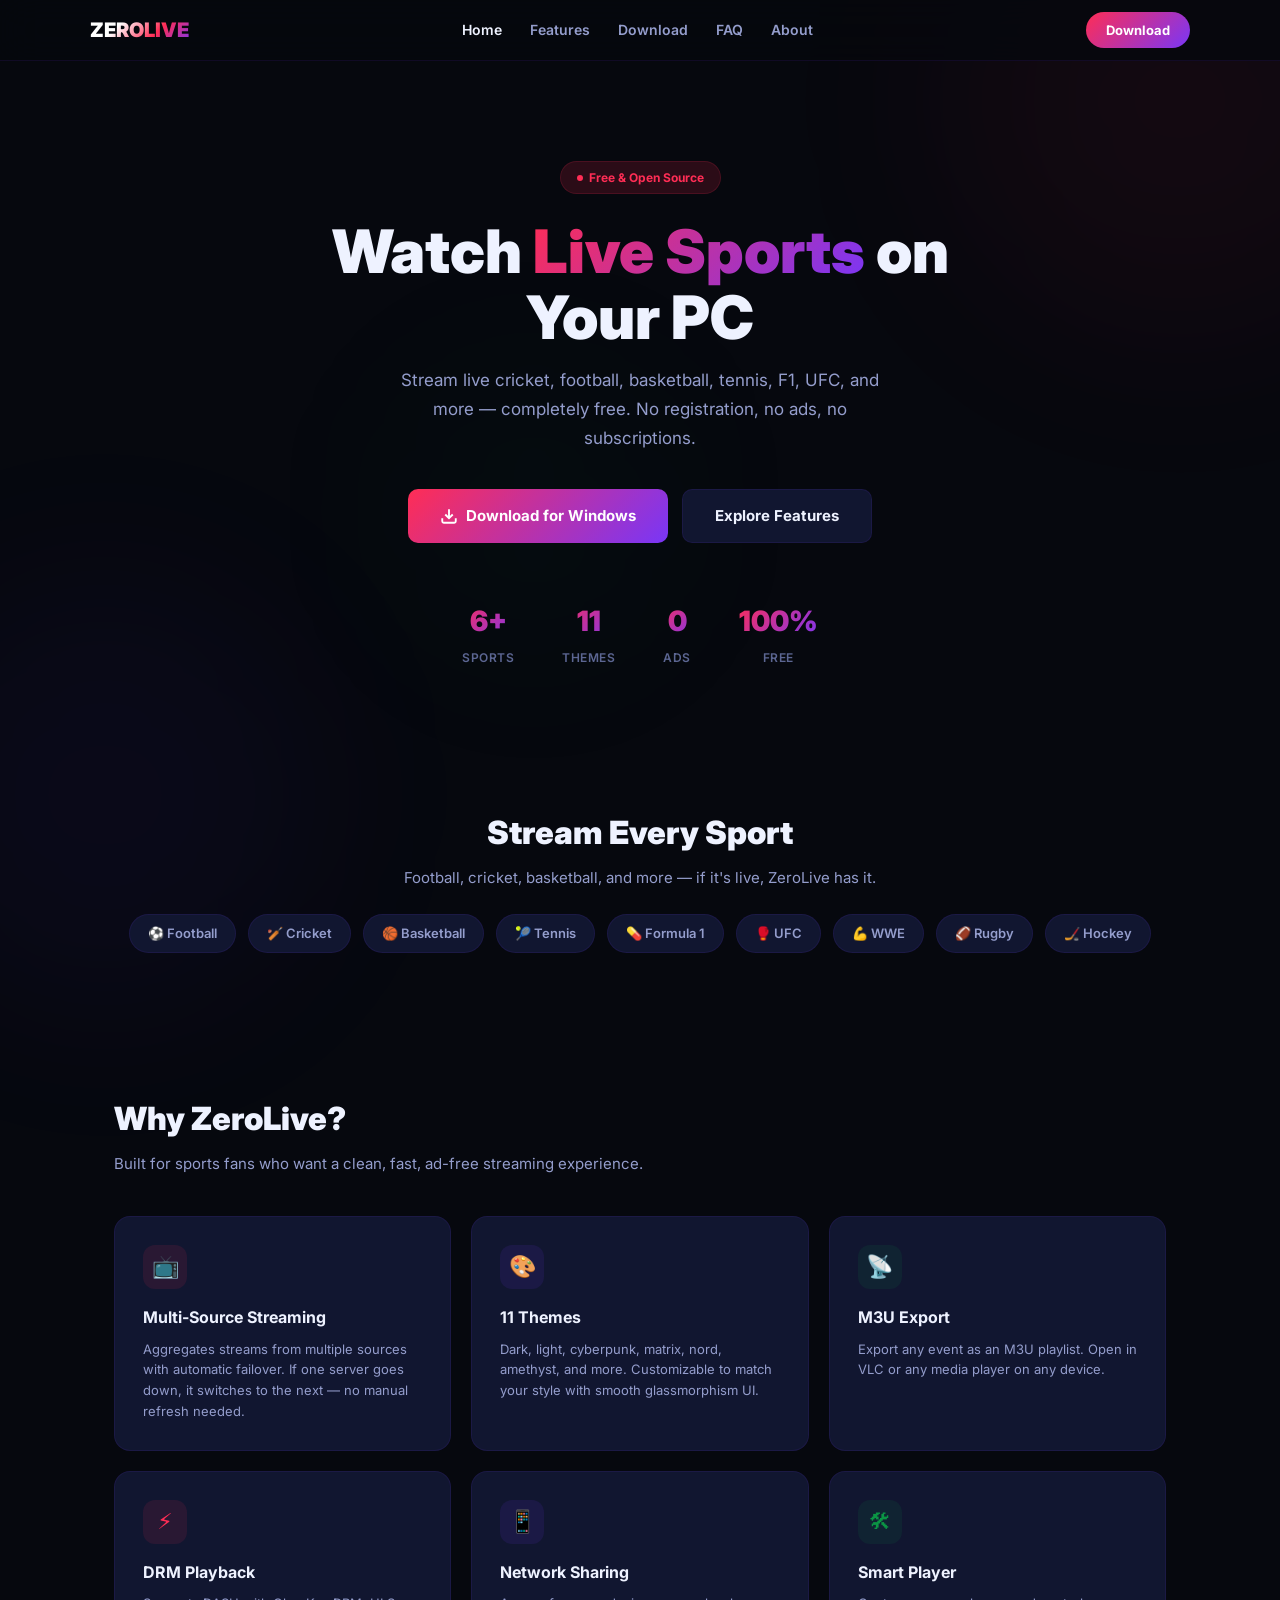
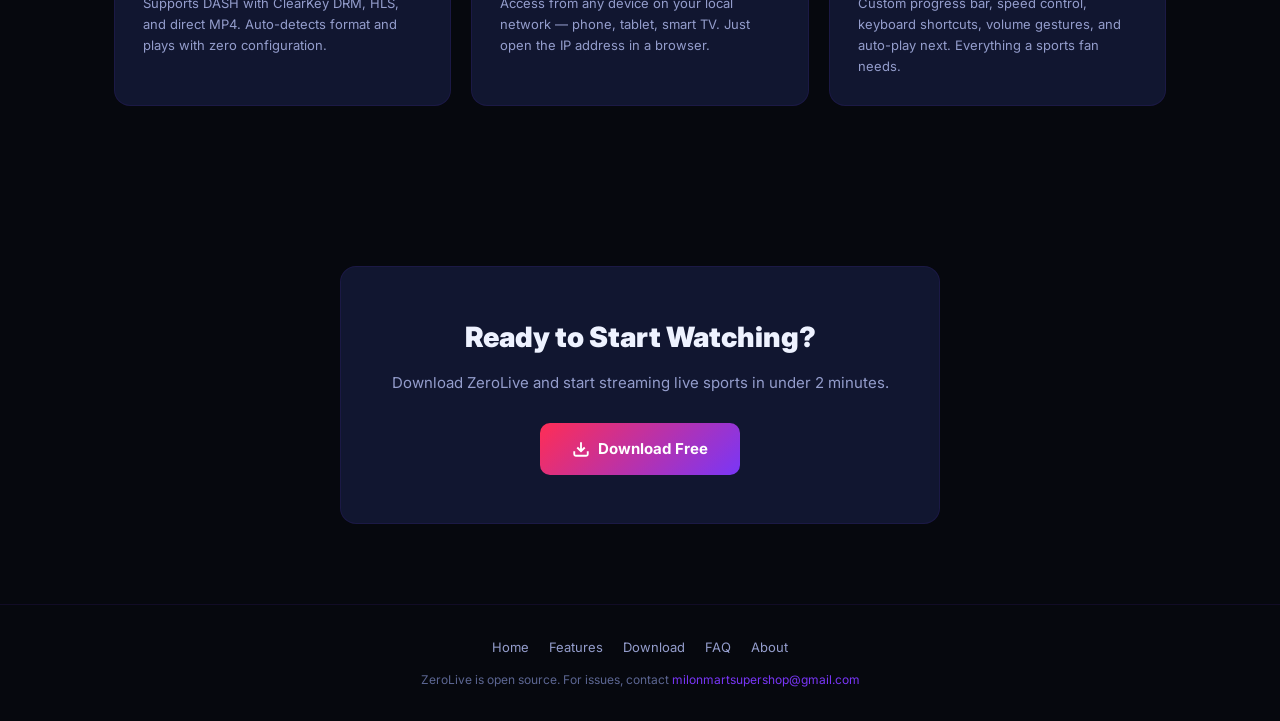
<file: random_web/index.html>
<!doctype html>
<html lang="en">
<head>
<meta charset="utf-8">
<meta name="viewport" content="width=device-width,initial-scale=1">
<title>ZeroLive — Free Live Sports Streaming App | Watch Cricket, Football, NBA Online</title>
<meta name="description" content="ZeroLive is a free live sports streaming app for Windows. Watch live cricket, football, basketball, tennis, F1, UFC, and more. No registration, no ads, completely free.">
<meta name="keywords" content="live sports streaming, watch cricket live, live football free, sports streaming app, live cricket stream, football live stream free, NBA live, F1 stream, UFC live, HLS player, free sports streaming, watch football online, live sports online free, cricket live score, IPL live streaming, Premier League live stream, Champions League live free, World Cup live stream, tennis live free, rugby live stream, WWE live, UFC fight live, basketball live stream, NFL live, MLS live, Serie A live, La Liga live, Bundesliga live, Ligue 1, t20 cricket live, test match live, ODI live stream, BBL live, PSL live, CPL live, ICC cricket live, ATP tennis live, WTA tennis live, Grand Slam live, NHL hockey live, Formula 1 live stream, F1 race live, MotoGP live, boxing live stream, MMA live free, sports streaming proxy, live sports proxy, stream sports free, free live sports app, sports streaming software, live match online, watch live match free, live cricket app, live football app">
<meta name="google-site-verification" content="gO02CFoo48x1ufGdvpo68A4fNgGXpaQ8Ha6Y6BTSipk" />
<meta name="google-site-verification" content="lDYuBV7oOvt0WwNBlSBrMeJfbPseiwlzvZsgH1QqJYw" />
<meta name="google-site-verification" content="Fhmz6Cd0b7ja9GWIGzWsdALWIVepPbFhwSKYIvMOO5k" />
<meta property="og:title" content="ZeroLive — Free Live Sports Streaming">
<meta property="og:description" content="Watch live cricket, football, basketball, tennis, F1, and more. Free, open source, no ads.">
<meta property="og:type" content="website">
<meta property="og:url" content="https://zerolive.page.gd/">
<link rel="canonical" href="https://zerolive.page.gd/" />
<link rel="icon" href="data:image/svg+xml,<svg xmlns='http://www.w3.org/2000/svg' viewBox='0 0 32 32'><rect width='32' height='32' rx='8' fill='url(%23g)'/><defs><linearGradient id='g' x1='0%25' y1='0%25' x2='100%25' y2='100%25'><stop offset='0%25' stop-color='%23ff2d55'/><stop offset='100%25' stop-color='%237936f7'/></linearGradient></defs><text x='16' y='22' text-anchor='middle' fill='white' font-size='17' font-weight='bold'>Z</text></svg>">
<link href="https://fonts.googleapis.com/css2?family=Inter:wght@400;500;600;700;800;900&display=swap" rel="stylesheet">
<link rel="stylesheet" href="style.css">
</head>
<body>
<div class="orb orb-1"></div>
<div class="orb orb-2"></div>
<div class="orb orb-3"></div>

<nav>
  <div class="nav-inner">
    <a href="index.html" class="nav-logo">ZEROLIVE</a>
    <button class="nav-toggle" onclick="document.querySelector('.nav-links').classList.toggle('open')">&#9776;</button>
    <ul class="nav-links">
      <li><a href="index.html" class="active">Home</a></li>
      <li><a href="features.html">Features</a></li>
      <li><a href="download.html">Download</a></li>
      <li><a href="faq.html">FAQ</a></li>
      <li><a href="about.html">About</a></li>
    </ul>
    <a href="download.html" class="nav-cta">Download</a>
  </div>
</nav>

<section class="hero">
  <div class="hero-badge"><span class="dot"></span> Free &amp; Open Source</div>
  <h1 class="fade-up">Watch <span class="grad">Live Sports</span> on Your PC</h1>
  <p class="hero-sub fade-up">Stream live cricket, football, basketball, tennis, F1, UFC, and more — completely free. No registration, no ads, no subscriptions.</p>
  <div class="hero-actions fade-up">
    <a href="download.html" class="btn btn-primary">
      <svg viewBox="0 0 24 24" fill="none" stroke="currentColor" stroke-width="2.5"><path d="M21 15v4a2 2 0 01-2 2H5a2 2 0 01-2-2v-4M7 10l5 5 5-5M12 15V3"/></svg>
      Download for Windows
    </a>
    <a href="features.html" class="btn btn-secondary">Explore Features</a>
  </div>
  <div class="hero-stats fade-up">
    <div class="hero-stat"><div class="hero-stat-num">6+</div><div class="hero-stat-label">Sports</div></div>
    <div class="hero-stat"><div class="hero-stat-num">11</div><div class="hero-stat-label">Themes</div></div>
    <div class="hero-stat"><div class="hero-stat-num">0</div><div class="hero-stat-label">Ads</div></div>
    <div class="hero-stat"><div class="hero-stat-num">100%</div><div class="hero-stat-label">Free</div></div>
  </div>
</section>

<section class="sports">
  <div class="container">
    <div class="section-title">Stream Every Sport</div>
    <div class="section-sub" style="margin:0 auto">Football, cricket, basketball, and more — if it's live, ZeroLive has it.</div>
    <div class="sports-row">
      <span class="sport-chip">&#9917; Football</span>
      <span class="sport-chip">&#127951; Cricket</span>
      <span class="sport-chip">&#127936; Basketball</span>
      <span class="sport-chip">&#127934; Tennis</span>
      <span class="sport-chip">&#128138; Formula 1</span>
      <span class="sport-chip">&#129354; UFC</span>
      <span class="sport-chip">&#128170; WWE</span>
      <span class="sport-chip">&#127944; Rugby</span>
      <span class="sport-chip">&#127954; Hockey</span>
    </div>
  </div>
</section>

<section class="features">
  <div class="container">
    <div class="section-title">Why ZeroLive?</div>
    <div class="section-sub">Built for sports fans who want a clean, fast, ad-free streaming experience.</div>
    <div class="features-grid">
      <div class="feature-card">
        <div class="feature-icon red">&#128250;</div>
        <h3>Multi-Source Streaming</h3>
        <p>Aggregates streams from multiple sources with automatic failover. If one server goes down, it switches to the next — no manual refresh needed.</p>
      </div>
      <div class="feature-card">
        <div class="feature-icon purple">&#127912;</div>
        <h3>11 Themes</h3>
        <p>Dark, light, cyberpunk, matrix, nord, amethyst, and more. Customizable to match your style with smooth glassmorphism UI.</p>
      </div>
      <div class="feature-card">
        <div class="feature-icon green">&#128225;</div>
        <h3>M3U Export</h3>
        <p>Export any event as an M3U playlist. Open in VLC or any media player on any device.</p>
      </div>
      <div class="feature-card">
        <div class="feature-icon red">&#9889;</div>
        <h3>DRM Playback</h3>
        <p>Supports DASH with ClearKey DRM, HLS, and direct MP4. Auto-detects format and plays with zero configuration.</p>
      </div>
      <div class="feature-card">
        <div class="feature-icon purple">&#128241;</div>
        <h3>Network Sharing</h3>
        <p>Access from any device on your local network — phone, tablet, smart TV. Just open the IP address in a browser.</p>
      </div>
      <div class="feature-card">
        <div class="feature-icon green">&#128736;</div>
        <h3>Smart Player</h3>
        <p>Custom progress bar, speed control, keyboard shortcuts, volume gestures, and auto-play next. Everything a sports fan needs.</p>
      </div>
    </div>
  </div>
</section>

<section class="cta">
  <div class="cta-box">
    <h2>Ready to Start Watching?</h2>
    <p>Download ZeroLive and start streaming live sports in under 2 minutes.</p>
    <a href="download.html" class="btn btn-primary">
      <svg viewBox="0 0 24 24" fill="none" stroke="currentColor" stroke-width="2.5"><path d="M21 15v4a2 2 0 01-2 2H5a2 2 0 01-2-2v-4M7 10l5 5 5-5M12 15V3"/></svg>
      Download Free
    </a>
  </div>
</section>

<footer>
  <div class="footer-links">
    <a href="index.html">Home</a>
    <a href="features.html">Features</a>
    <a href="download.html">Download</a>
    <a href="faq.html">FAQ</a>
    <a href="about.html">About</a>
  </div>
  <p>ZeroLive is open source. For issues, contact <a href="mailto:milonmartsupershop@gmail.com">milonmartsupershop@gmail.com</a></p>
</footer>
</body>
</html>
</file>
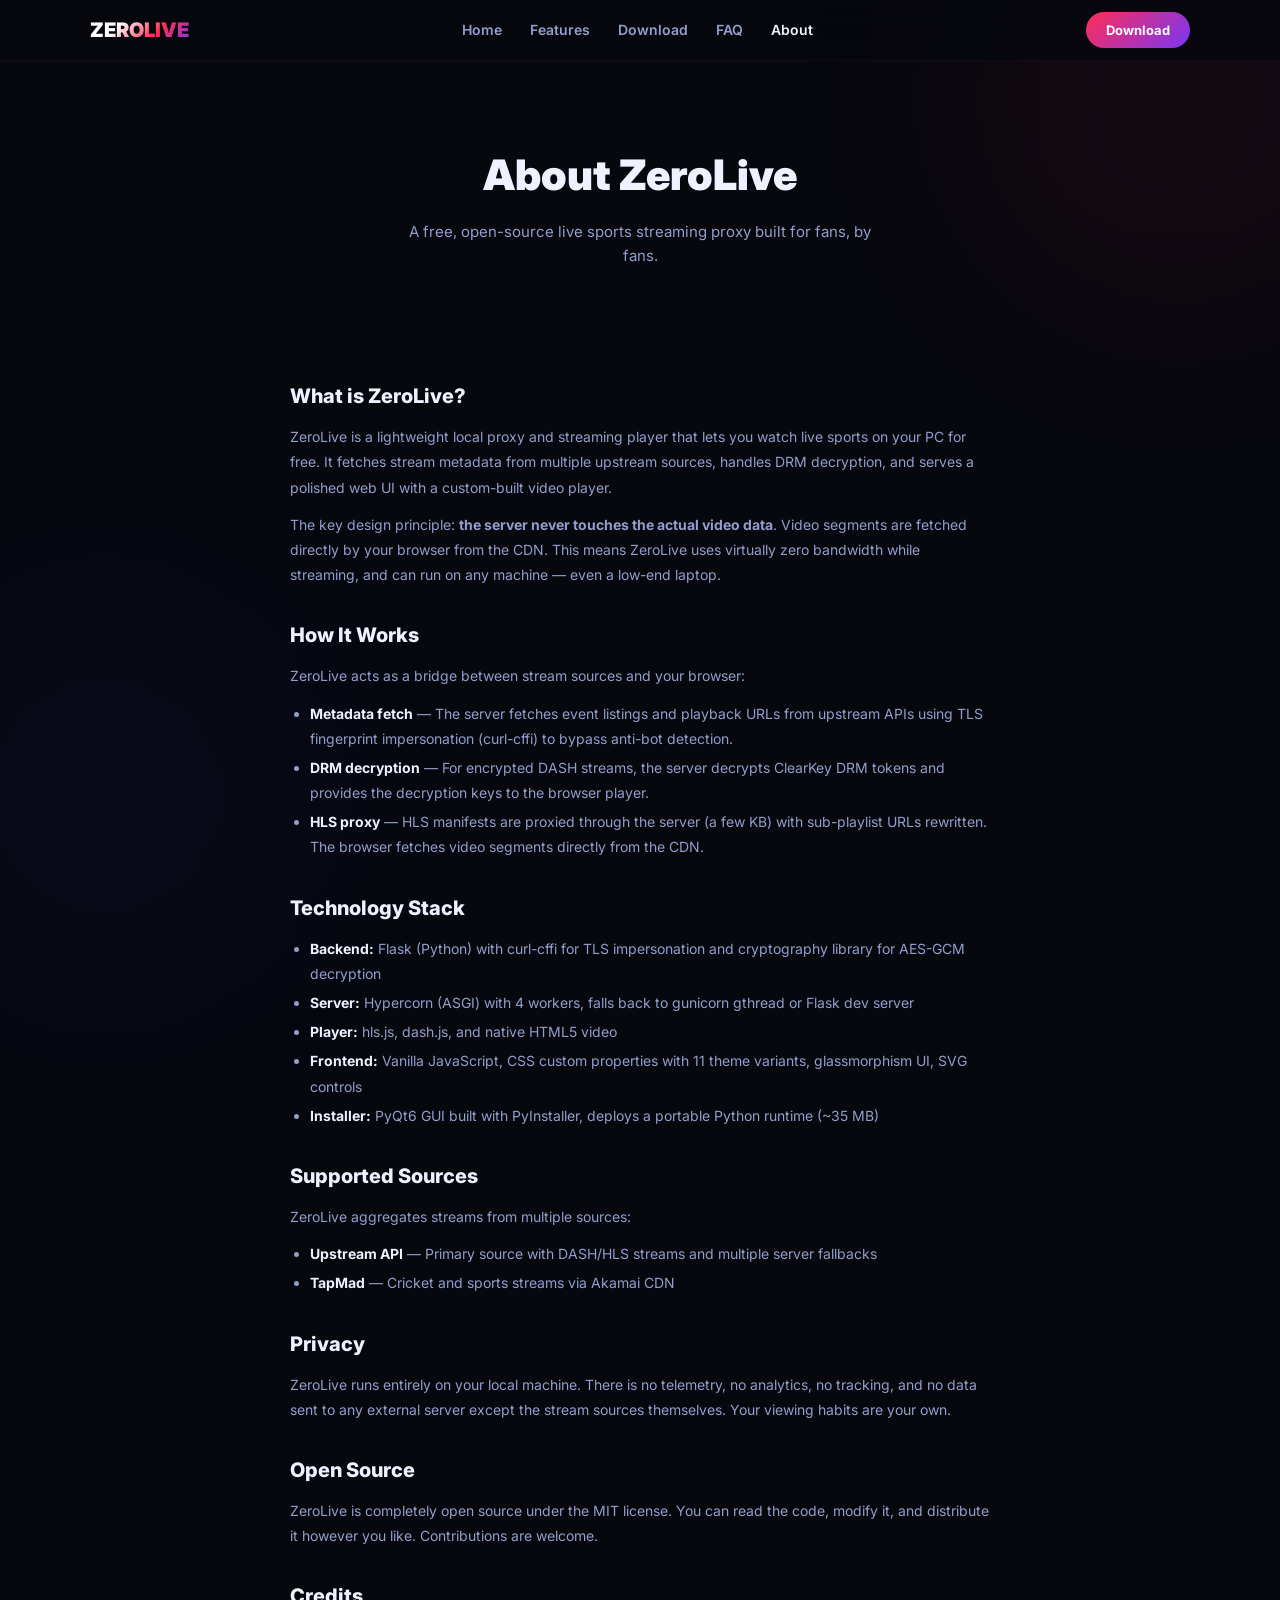
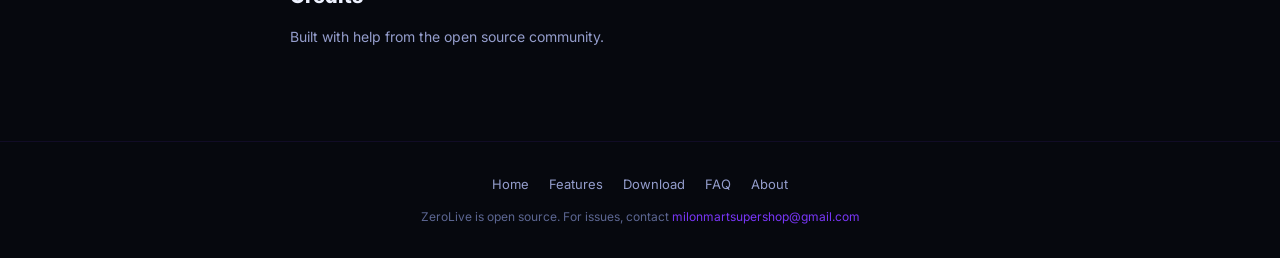
<file: random_web/about.html>
<!doctype html>
<html lang="en">
<head>
<meta charset="utf-8">
<meta name="viewport" content="width=device-width,initial-scale=1">
<title>About ZeroLive — Free Live Sports Streaming Open Source Project</title>
<meta name="description" content="About ZeroLive — a free, open-source live sports streaming proxy and player. Learn how it works, what technologies it uses, and the team behind it.">
<meta name="keywords" content="about ZeroLive, open source sports streaming, free sports streaming software, HLS proxy, DASH player, sports streaming technology, how sports streaming works">
<meta name="google-site-verification" content="gO02CFoo48x1ufGdvpo68A4fNgGXpaQ8Ha6Y6BTSipk" />
<meta name="google-site-verification" content="lDYuBV7oOvt0WwNBlSBrMeJfbPseiwlzvZsgH1QqJYw" />
<meta name="google-site-verification" content="Fhmz6Cd0b7ja9GWIGzWsdALWIVepPbFhwSKYIvMOO5k" />
<link rel="canonical" href="https://zerolive.page.gd/about.html" />
<link rel="icon" href="data:image/svg+xml,<svg xmlns='http://www.w3.org/2000/svg' viewBox='0 0 32 32'><rect width='32' height='32' rx='8' fill='url(%23g)'/><defs><linearGradient id='g' x1='0%25' y1='0%25' x2='100%25' y2='100%25'><stop offset='0%25' stop-color='%23ff2d55'/><stop offset='100%25' stop-color='%237936f7'/></linearGradient></defs><text x='16' y='22' text-anchor='middle' fill='white' font-size='17' font-weight='bold'>Z</text></svg>">
<link href="https://fonts.googleapis.com/css2?family=Inter:wght@400;500;600;700;800;900&display=swap" rel="stylesheet">
<link rel="stylesheet" href="style.css">
</head>
<body>
<div class="orb orb-1"></div>
<div class="orb orb-2"></div>

<nav>
  <div class="nav-inner">
    <a href="index.html" class="nav-logo">ZEROLIVE</a>
    <button class="nav-toggle" onclick="document.querySelector('.nav-links').classList.toggle('open')">&#9776;</button>
    <ul class="nav-links">
      <li><a href="index.html">Home</a></li>
      <li><a href="features.html">Features</a></li>
      <li><a href="download.html">Download</a></li>
      <li><a href="faq.html">FAQ</a></li>
      <li><a href="about.html" class="active">About</a></li>
    </ul>
    <a href="download.html" class="nav-cta">Download</a>
  </div>
</nav>

<section class="page-hero">
  <h1 class="fade-up">About ZeroLive</h1>
  <p class="fade-up">A free, open-source live sports streaming proxy built for fans, by fans.</p>
</section>

<section class="about-page">
  <div class="about-content">

    <h2>What is ZeroLive?</h2>
    <p>ZeroLive is a lightweight local proxy and streaming player that lets you watch live sports on your PC for free. It fetches stream metadata from multiple upstream sources, handles DRM decryption, and serves a polished web UI with a custom-built video player.</p>
    <p>The key design principle: <strong>the server never touches the actual video data</strong>. Video segments are fetched directly by your browser from the CDN. This means ZeroLive uses virtually zero bandwidth while streaming, and can run on any machine — even a low-end laptop.</p>

    <h2>How It Works</h2>
    <p>ZeroLive acts as a bridge between stream sources and your browser:</p>
    <ul>
      <li><strong>Metadata fetch</strong> — The server fetches event listings and playback URLs from upstream APIs using TLS fingerprint impersonation (curl-cffi) to bypass anti-bot detection.</li>
      <li><strong>DRM decryption</strong> — For encrypted DASH streams, the server decrypts ClearKey DRM tokens and provides the decryption keys to the browser player.</li>
      <li><strong>HLS proxy</strong> — HLS manifests are proxied through the server (a few KB) with sub-playlist URLs rewritten. The browser fetches video segments directly from the CDN.</li>
    </ul>

    <h2>Technology Stack</h2>
    <ul>
      <li><strong>Backend:</strong> Flask (Python) with curl-cffi for TLS impersonation and cryptography library for AES-GCM decryption</li>
      <li><strong>Server:</strong> Hypercorn (ASGI) with 4 workers, falls back to gunicorn gthread or Flask dev server</li>
      <li><strong>Player:</strong> hls.js, dash.js, and native HTML5 video</li>
      <li><strong>Frontend:</strong> Vanilla JavaScript, CSS custom properties with 11 theme variants, glassmorphism UI, SVG controls</li>
      <li><strong>Installer:</strong> PyQt6 GUI built with PyInstaller, deploys a portable Python runtime (~35 MB)</li>
    </ul>

    <h2>Supported Sources</h2>
    <p>ZeroLive aggregates streams from multiple sources:</p>
    <ul>
      <li><strong>Upstream API</strong> — Primary source with DASH/HLS streams and multiple server fallbacks</li>
      <li><strong>TapMad</strong> — Cricket and sports streams via Akamai CDN</li>
    </ul>

    <h2>Privacy</h2>
    <p>ZeroLive runs entirely on your local machine. There is no telemetry, no analytics, no tracking, and no data sent to any external server except the stream sources themselves. Your viewing habits are your own.</p>

    <h2>Open Source</h2>
    <p>ZeroLive is completely open source under the MIT license. You can read the code, modify it, and distribute it however you like. Contributions are welcome.</p>

    <h2>Credits</h2>
    <p>Built with help from the open source community.</p>

  </div>
</section>

<footer>
  <div class="footer-links">
    <a href="index.html">Home</a>
    <a href="features.html">Features</a>
    <a href="download.html">Download</a>
    <a href="faq.html">FAQ</a>
    <a href="about.html">About</a>
  </div>
  <p>ZeroLive is open source. For issues, contact <a href="mailto:milonmartsupershop@gmail.com">milonmartsupershop@gmail.com</a></p>
</footer>
</body>
</html>
</file>
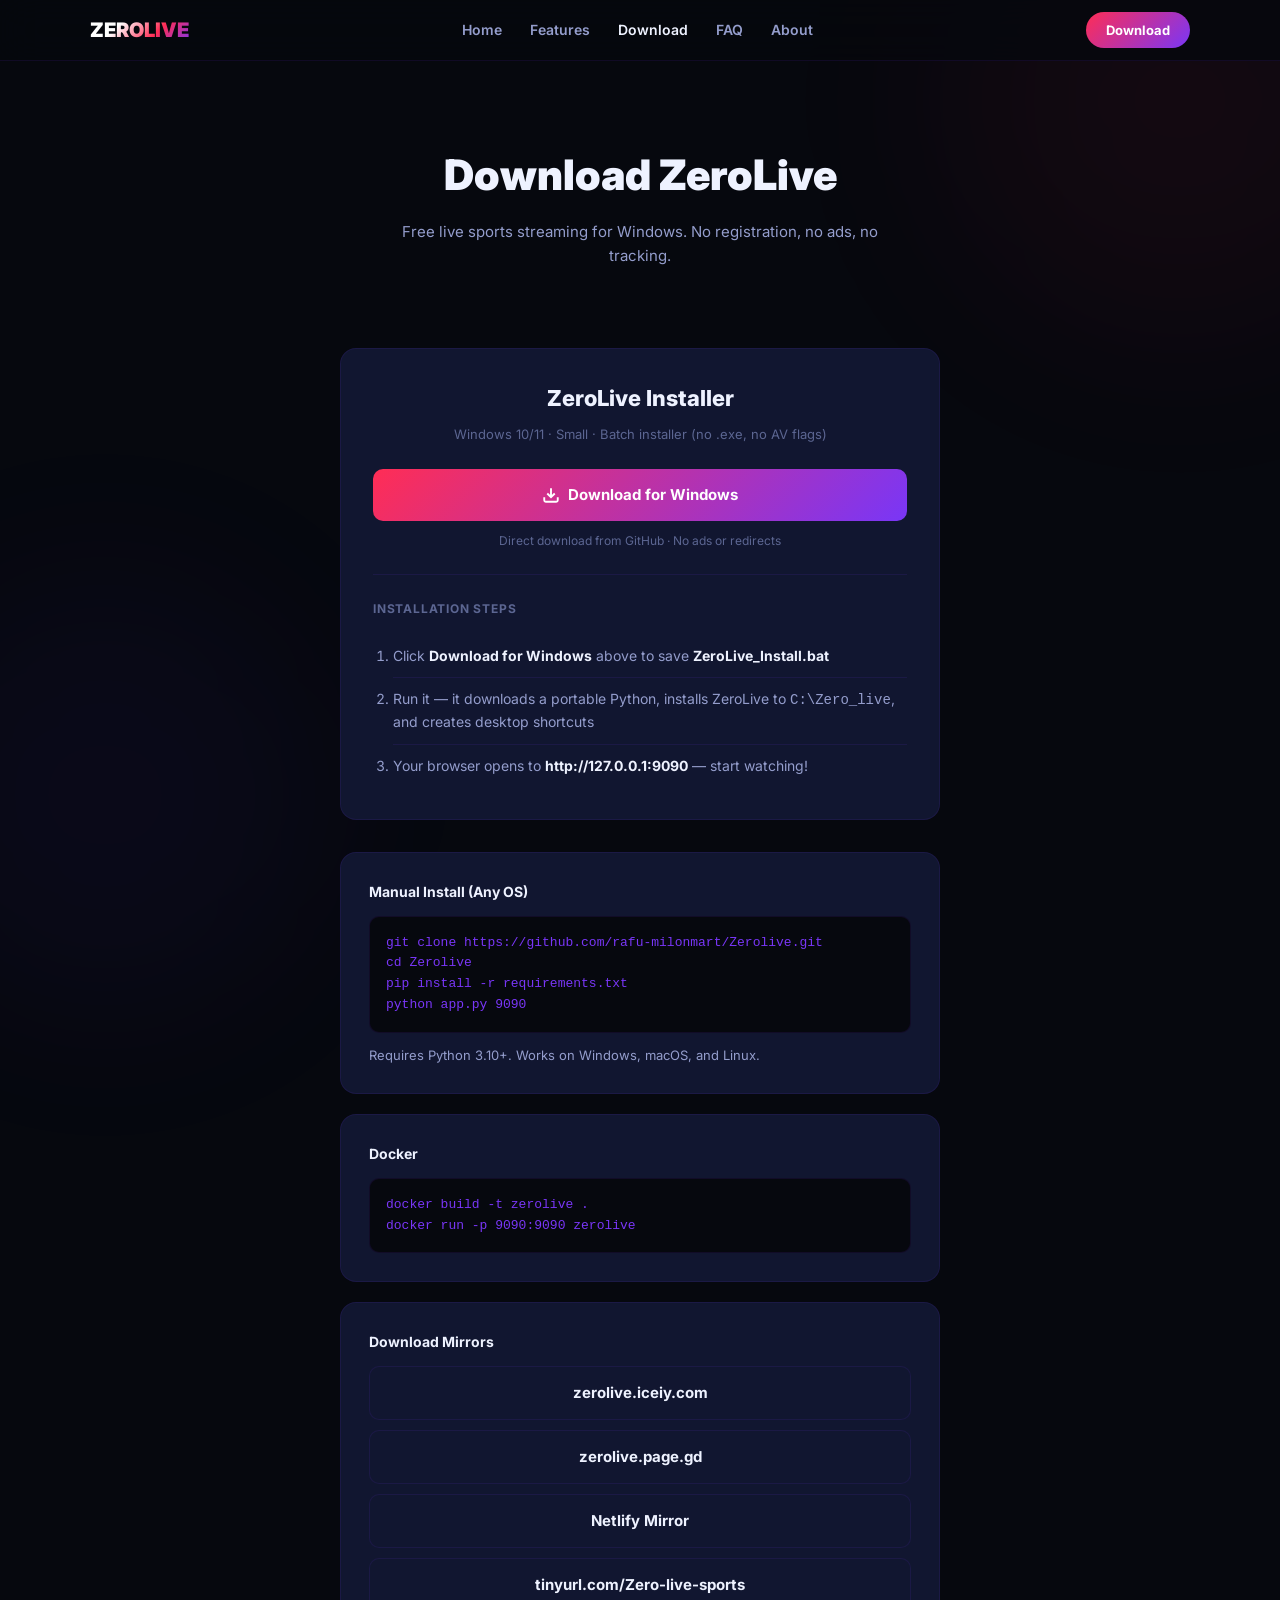
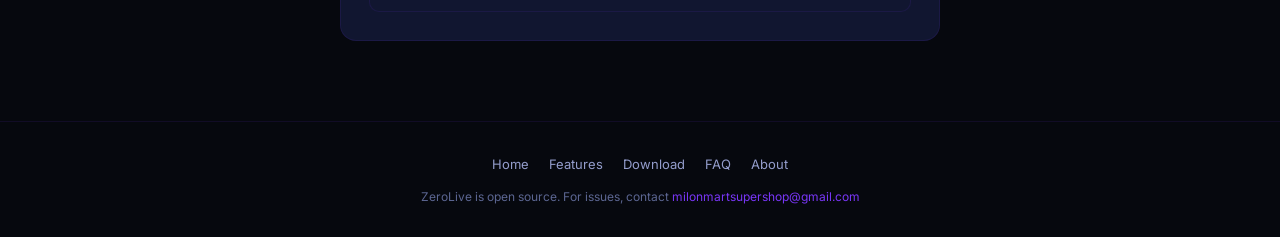
<file: random_web/download.html>
<!doctype html>
<html lang="en">
<head>
<meta charset="utf-8">
<meta name="viewport" content="width=device-width,initial-scale=1">
<title>Download ZeroLive — Free Live Sports Streaming for Windows</title>
<meta name="description" content="Download ZeroLive for free. Watch live cricket, football, basketball, and more on your Windows PC. No registration required.">
<meta name="keywords" content="download free sports streaming app, zero live download, live sports app download, cricket streaming download, football streaming app, free sports player download, Windows sports streaming">
<meta name="google-site-verification" content="gO02CFoo48x1ufGdvpo68A4fNgGXpaQ8Ha6Y6BTSipk" />
<meta name="google-site-verification" content="lDYuBV7oOvt0WwNBlSBrMeJfbPseiwlzvZsgH1QqJYw" />
<meta name="google-site-verification" content="Fhmz6Cd0b7ja9GWIGzWsdALWIVepPbFhwSKYIvMOO5k" />
<link rel="canonical" href="https://zerolive.page.gd/download.html" />
<link rel="icon" href="data:image/svg+xml,<svg xmlns='http://www.w3.org/2000/svg' viewBox='0 0 32 32'><rect width='32' height='32' rx='8' fill='url(%23g)'/><defs><linearGradient id='g' x1='0%25' y1='0%25' x2='100%25' y2='100%25'><stop offset='0%25' stop-color='%23ff2d55'/><stop offset='100%25' stop-color='%237936f7'/></linearGradient></defs><text x='16' y='22' text-anchor='middle' fill='white' font-size='17' font-weight='bold'>Z</text></svg>">
<link href="https://fonts.googleapis.com/css2?family=Inter:wght@400;500;600;700;800;900&display=swap" rel="stylesheet">
<link rel="stylesheet" href="style.css">
</head>
<body>
<div class="orb orb-1"></div>
<div class="orb orb-2"></div>

<nav>
  <div class="nav-inner">
    <a href="index.html" class="nav-logo">ZEROLIVE</a>
    <button class="nav-toggle" onclick="document.querySelector('.nav-links').classList.toggle('open')">&#9776;</button>
    <ul class="nav-links">
      <li><a href="index.html">Home</a></li>
      <li><a href="features.html">Features</a></li>
      <li><a href="download.html" class="active">Download</a></li>
      <li><a href="faq.html">FAQ</a></li>
      <li><a href="about.html">About</a></li>
    </ul>
    <a href="download.html" class="nav-cta">Download</a>
  </div>
</nav>

<section class="page-hero">
  <h1 class="fade-up">Download <span class="grad">ZeroLive</span></h1>
  <p class="fade-up">Free live sports streaming for Windows. No registration, no ads, no tracking.</p>
</section>

<section class="download-section">
  <div class="dl-card fade-up">
    <h2>ZeroLive Installer</h2>
    <p class="size">Windows 10/11 &middot; Small &middot; Batch installer (no .exe, no AV flags)</p>
    <a class="btn btn-primary" id="downloadBtn" href="https://raw.githubusercontent.com/rafu-milonmart/Zerolive/refs/heads/master/ZeroLive_Install.bat" style="width:100%;justify-content:center">
      <svg viewBox="0 0 24 24" fill="none" stroke="currentColor" stroke-width="2.5"><path d="M21 15v4a2 2 0 01-2 2H5a2 2 0 01-2-2v-4M7 10l5 5 5-5M12 15V3"/></svg>
      Download for Windows
    </a>
    <p style="font-size:12px;color:var(--text-3);margin-top:10px">Direct download from GitHub &middot; No ads or redirects</p>

    <div class="install-steps">
      <h3>Installation Steps</h3>
      <ol>
        <li>Click <strong>Download for Windows</strong> above to save <strong>ZeroLive_Install.bat</strong></li>
        <li>Run it — it downloads a portable Python, installs ZeroLive to <code>C:\Zero_live</code>, and creates desktop shortcuts</li>
        <li>Your browser opens to <strong>http://127.0.0.1:9090</strong> — start watching!</li>
      </ol>
    </div>
  </div>

  <div class="alt-install fade-up">
    <h3>Manual Install (Any OS)</h3>
    <code>git clone https://github.com/rafu-milonmart/Zerolive.git
cd Zerolive
pip install -r requirements.txt
python app.py 9090</code>
    <p style="font-size:13px;color:var(--text-2);margin-top:12px">Requires Python 3.10+. Works on Windows, macOS, and Linux.</p>
  </div>

  <div class="alt-install fade-up" style="margin-top:20px">
    <h3>Docker</h3>
    <code>docker build -t zerolive .
docker run -p 9090:9090 zerolive</code>
  </div>

  <div class="alt-install fade-up" style="margin-top:20px">
    <h3>Download Mirrors</h3>
    <div style="display:grid;gap:10px;margin-top:8px">
      <a href="https://zerolive.iceiy.com/" class="btn btn-secondary" target="_blank" style="justify-content:center">zerolive.iceiy.com</a>
      <a href="https://zerolive.page.gd/" class="btn btn-secondary" target="_blank" style="justify-content:center">zerolive.page.gd</a>
      <a href="https://bejewelled-fenglisu-31730c.netlify.app/" class="btn btn-secondary" target="_blank" style="justify-content:center">Netlify Mirror</a>
      <a href="https://tinyurl.com/Zero-live-sports" class="btn btn-secondary" target="_blank" style="justify-content:center">tinyurl.com/Zero-live-sports</a>
    </div>
  </div>
</section>

<footer>
  <div class="footer-links">
    <a href="index.html">Home</a>
    <a href="features.html">Features</a>
    <a href="download.html">Download</a>
    <a href="faq.html">FAQ</a>
    <a href="about.html">About</a>
  </div>
  <p>ZeroLive is open source. For issues, contact <a href="mailto:milonmartsupershop@gmail.com">milonmartsupershop@gmail.com</a></p>
</footer>
<script>
document.getElementById('downloadBtn').addEventListener('click', function(e) {
  e.preventDefault();
  var btn = this;
  var origText = btn.innerHTML;
  btn.innerHTML = '<svg viewBox="0 0 24 24" fill="none" stroke="currentColor" stroke-width="2.5" style="animation:spin .8s linear infinite"><circle cx="12" cy="12" r="10" stroke-dasharray="40 20"/></svg> Downloading...';
  fetch(this.href).then(function(r) { return r.blob(); }).then(function(blob) {
    var url = URL.createObjectURL(blob);
    var a = document.createElement('a');
    a.href = url;
    a.download = 'ZeroLive_Install.bat';
    document.body.appendChild(a);
    a.click();
    document.body.removeChild(a);
    URL.revokeObjectURL(url);
    btn.innerHTML = origText;
  })['catch'](function() {
    btn.innerHTML = origText;
    window.open(btn.getAttribute('href'), '_blank');
  });
});
</script>
</body>
</html>
</file>
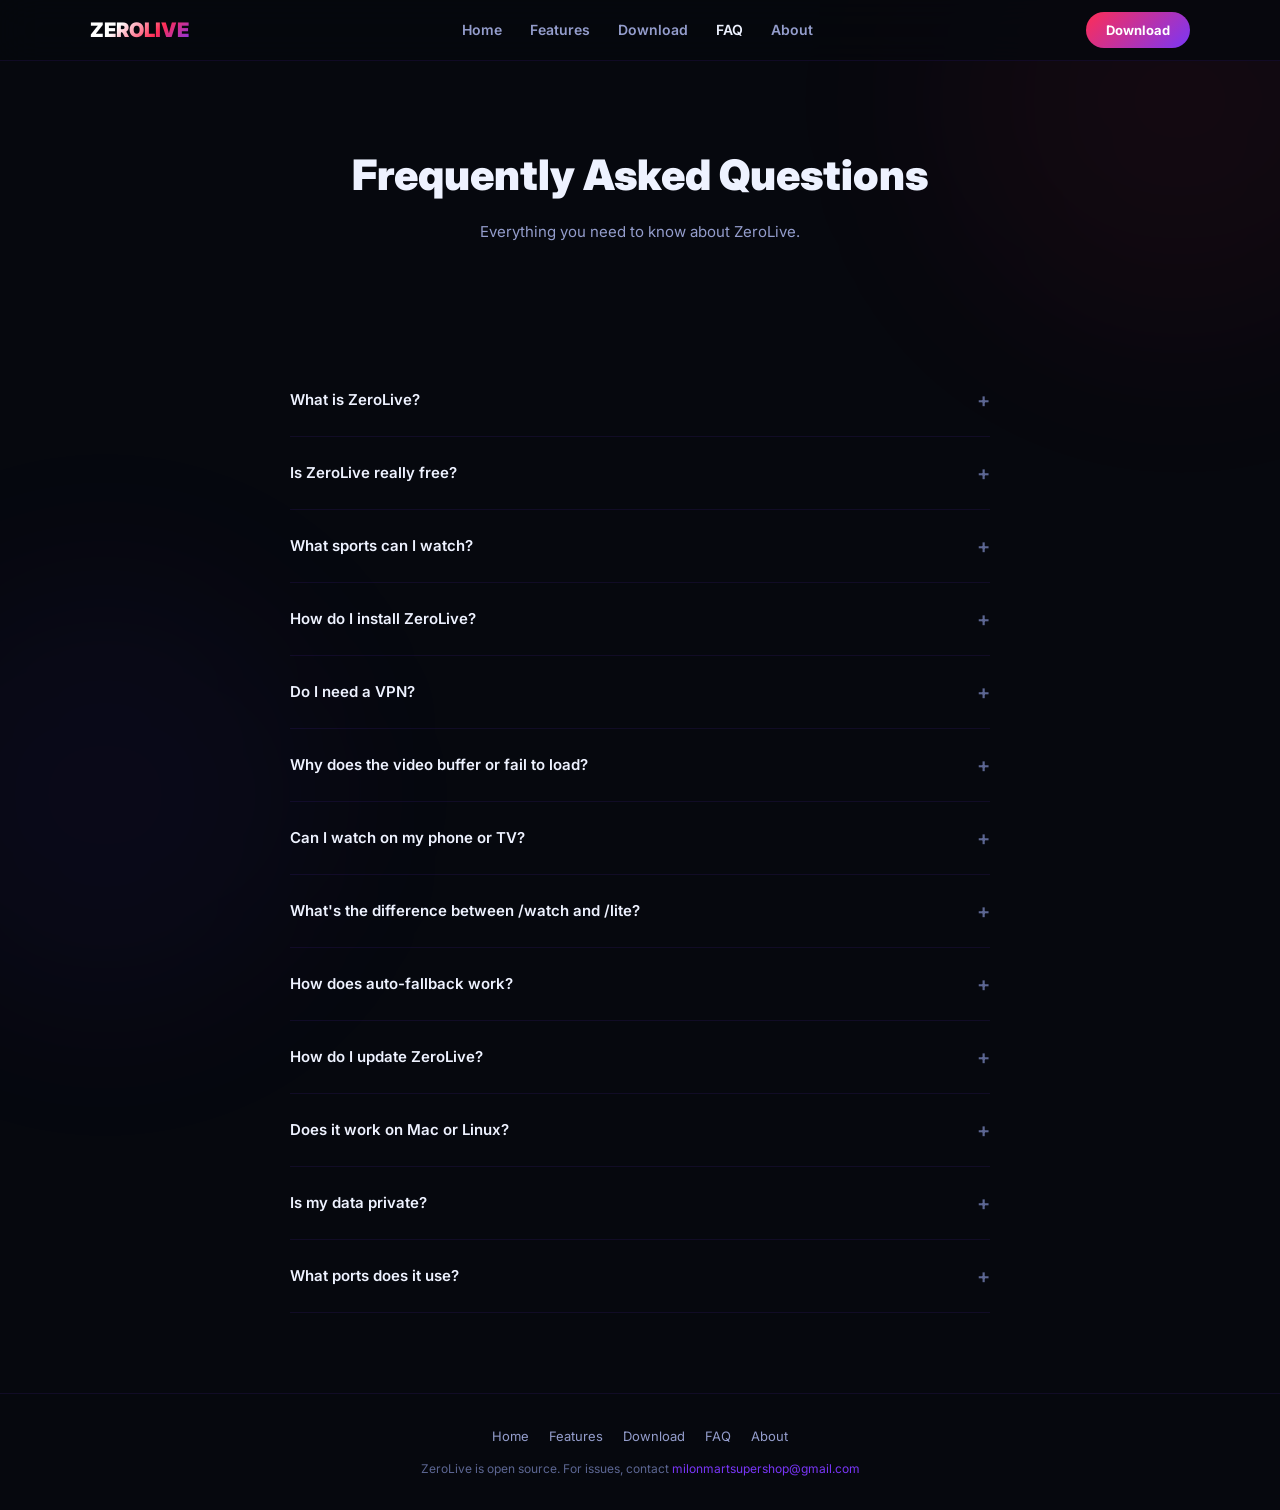
<file: random_web/faq.html>
<!doctype html>
<html lang="en">
<head>
<meta charset="utf-8">
<meta name="viewport" content="width=device-width,initial-scale=1">
<title>FAQ — ZeroLive | Live Sports Streaming Questions</title>
<meta name="description" content="Frequently asked questions about ZeroLive — free live sports streaming app. How to install, what sports are supported, VPN usage, and more.">
<meta name="keywords" content="free sports streaming FAQ, live cricket FAQ, live football app FAQ, sports streaming help, how to watch live sports, sports streaming troubleshooting, VPN for sports streaming">
<meta name="google-site-verification" content="gO02CFoo48x1ufGdvpo68A4fNgGXpaQ8Ha6Y6BTSipk" />
<meta name="google-site-verification" content="lDYuBV7oOvt0WwNBlSBrMeJfbPseiwlzvZsgH1QqJYw" />
<meta name="google-site-verification" content="Fhmz6Cd0b7ja9GWIGzWsdALWIVepPbFhwSKYIvMOO5k" />
<link rel="canonical" href="https://zerolive.page.gd/faq.html" />
<link rel="icon" href="data:image/svg+xml,<svg xmlns='http://www.w3.org/2000/svg' viewBox='0 0 32 32'><rect width='32' height='32' rx='8' fill='url(%23g)'/><defs><linearGradient id='g' x1='0%25' y1='0%25' x2='100%25' y2='100%25'><stop offset='0%25' stop-color='%23ff2d55'/><stop offset='100%25' stop-color='%237936f7'/></linearGradient></defs><text x='16' y='22' text-anchor='middle' fill='white' font-size='17' font-weight='bold'>Z</text></svg>">
<link href="https://fonts.googleapis.com/css2?family=Inter:wght@400;500;600;700;800;900&display=swap" rel="stylesheet">
<link rel="stylesheet" href="style.css">
</head>
<body>
<div class="orb orb-1"></div>
<div class="orb orb-2"></div>

<nav>
  <div class="nav-inner">
    <a href="index.html" class="nav-logo">ZEROLIVE</a>
    <button class="nav-toggle" onclick="document.querySelector('.nav-links').classList.toggle('open')">&#9776;</button>
    <ul class="nav-links">
      <li><a href="index.html">Home</a></li>
      <li><a href="features.html">Features</a></li>
      <li><a href="download.html">Download</a></li>
      <li><a href="faq.html" class="active">FAQ</a></li>
      <li><a href="about.html">About</a></li>
    </ul>
    <a href="download.html" class="nav-cta">Download</a>
  </div>
</nav>

<section class="page-hero">
  <h1 class="fade-up">Frequently Asked Questions</h1>
  <p class="fade-up">Everything you need to know about ZeroLive.</p>
</section>

<section class="faq">
  <div class="faq-list">

    <details class="faq-item fade-up">
      <summary class="faq-q">What is ZeroLive?<span class="icon">+</span></summary>
      <div class="faq-a">ZeroLive is a free, open-source live sports streaming app for Windows. It acts as a lightweight local proxy on your PC that fetches live sports streams from multiple sources and serves them through a built-in web player. It supports football, cricket, basketball, tennis, Formula 1, UFC, WWE, rugby, and more.</div>
    </details>

    <details class="faq-item fade-up">
      <summary class="faq-q">Is ZeroLive really free?<span class="icon">+</span></summary>
      <div class="faq-a">Yes. ZeroLive is 100% free, open source, and has no ads, no subscriptions, and no registration required. It streams from publicly available sources.</div>
    </details>

    <details class="faq-item fade-up">
      <summary class="faq-q">What sports can I watch?<span class="icon">+</span></summary>
      <div class="faq-a">
        <strong>Football</strong> — Premier League, Champions League, La Liga, Serie A, Bundesliga, Ligue 1, MLS, World Cup, and more.<br>
        <strong>Cricket</strong> — IPL, BBL, PSL, CPL, ICC events, T20 World Cup, ODI series.<br>
        <strong>Basketball</strong> — NBA, EuroLeague.<br>
        <strong>Tennis</strong> — ATP, WTA, Grand Slams.<br>
        <strong>Formula 1</strong> — All race weekends.<br>
        <strong>UFC / MMA</strong> — Fight nights and PPVs.<br>
        <strong>WWE</strong> — Raw, SmackDown, PPVs.<br>
        <strong>Rugby</strong> — Six Nations, World Cup.<br>
        <strong>Ice Hockey</strong> — NHL.<br>
        Availability depends on what's live at any given time.
      </div>
    </details>

    <details class="faq-item fade-up">
      <summary class="faq-q">How do I install ZeroLive?<span class="icon">+</span></summary>
      <div class="faq-a">
        <strong>Windows Installer:</strong> Download the <code>.bat</code> from the <a href="download.html">download page</a>, run it, and it sets everything up — your browser opens to <code>http://127.0.0.1:9090</code> when done.<br><br>
        <strong>Manual Install:</strong> Clone the repo, install Python 3.10+, run <code>pip install -r requirements.txt</code>, then <code>python app.py 9090</code>. Works on Windows, macOS, and Linux.
      </div>
    </details>

    <details class="faq-item fade-up">
      <summary class="faq-q">Do I need a VPN?<span class="icon">+</span></summary>
      <div class="faq-a">It depends on your region and the stream source. Some streams may be geo-restricted. A VPN can help bypass these restrictions. ZeroLive does not provide a VPN — you'll need your own.</div>
    </details>

    <details class="faq-item fade-up">
      <summary class="faq-q">Why does the video buffer or fail to load?<span class="icon">+</span></summary>
      <div class="faq-a">
        <strong>Source down</strong> — the upstream CDN may be temporarily unavailable. Try switching servers (click a different server button below the player).<br>
        <strong>Geo-restricted</strong> — some streams only work in certain countries. A VPN may help.<br>
        <strong>Network issues</strong> — try lowering the quality if your connection is slow.<br>
        <strong>ISP blocking</strong> — some ISPs block streaming CDNs. A VPN usually fixes this.
      </div>
    </details>

    <details class="faq-item fade-up">
      <summary class="faq-q">Can I watch on my phone or TV?<span class="icon">+</span></summary>
      <div class="faq-a">Yes! Open <code>http://&lt;your-pc-ip&gt;:9090</code> on any device connected to the same local network. You can also use the M3U URLs in VLC or any media player app on your phone or smart TV.</div>
    </details>

    <details class="faq-item fade-up">
      <summary class="faq-q">What's the difference between /watch and /lite?<span class="icon">+</span></summary>
      <div class="faq-a">
        <code>/watch/&lt;slug&gt;</code> — Full custom player with 11 themes, custom SVG controls, speed control, keyboard shortcuts, and stream info overlay.<br><br>
        <code>/lite/&lt;slug&gt;</code> — Minimal player using native browser controls. Lighter, works everywhere.
      </div>
    </details>

    <details class="faq-item fade-up">
      <summary class="faq-q">How does auto-fallback work?<span class="icon">+</span></summary>
      <div class="faq-a">When a stream fails (CDN error, timeout, etc.), the player automatically tries the next available server for that event. You'll see a brief spinner and then playback resumes on the new server. No manual intervention needed.</div>
    </details>

    <details class="faq-item fade-up">
      <summary class="faq-q">How do I update ZeroLive?<span class="icon">+</span></summary>
      <div class="faq-a">
        <strong>Installer version:</strong> Open settings (gear icon) → Check for Updates → Apply.<br>
        <strong>Manual version:</strong> Run <code>git pull origin master</code>, then restart.
      </div>
    </details>

    <details class="faq-item fade-up">
      <summary class="faq-q">Does it work on Mac or Linux?<span class="icon">+</span></summary>
      <div class="faq-a">Yes. The manual install works on any OS with Python 3.10+. The Windows installer is Windows-only, but you can run the same commands manually on macOS or Linux.</div>
    </details>

    <details class="faq-item fade-up">
      <summary class="faq-q">Is my data private?<span class="icon">+</span></summary>
      <div class="faq-a">Yes. ZeroLive runs entirely on your local machine. No data is sent to any external server except the upstream stream sources. There's no telemetry, no analytics, no tracking.</div>
    </details>

    <details class="faq-item fade-up">
      <summary class="faq-q">What ports does it use?<span class="icon">+</span></summary>
      <div class="faq-a">Default is <strong>9090</strong>. You can change it via the <code>PORT</code> environment variable or by passing a port number: <code>python app.py 8080</code>.</div>
    </details>

  </div>
</section>

<footer>
  <div class="footer-links">
    <a href="index.html">Home</a>
    <a href="features.html">Features</a>
    <a href="download.html">Download</a>
    <a href="faq.html">FAQ</a>
    <a href="about.html">About</a>
  </div>
  <p>ZeroLive is open source. For issues, contact <a href="mailto:milonmartsupershop@gmail.com">milonmartsupershop@gmail.com</a></p>
</footer>
</body>
</html>
</file>
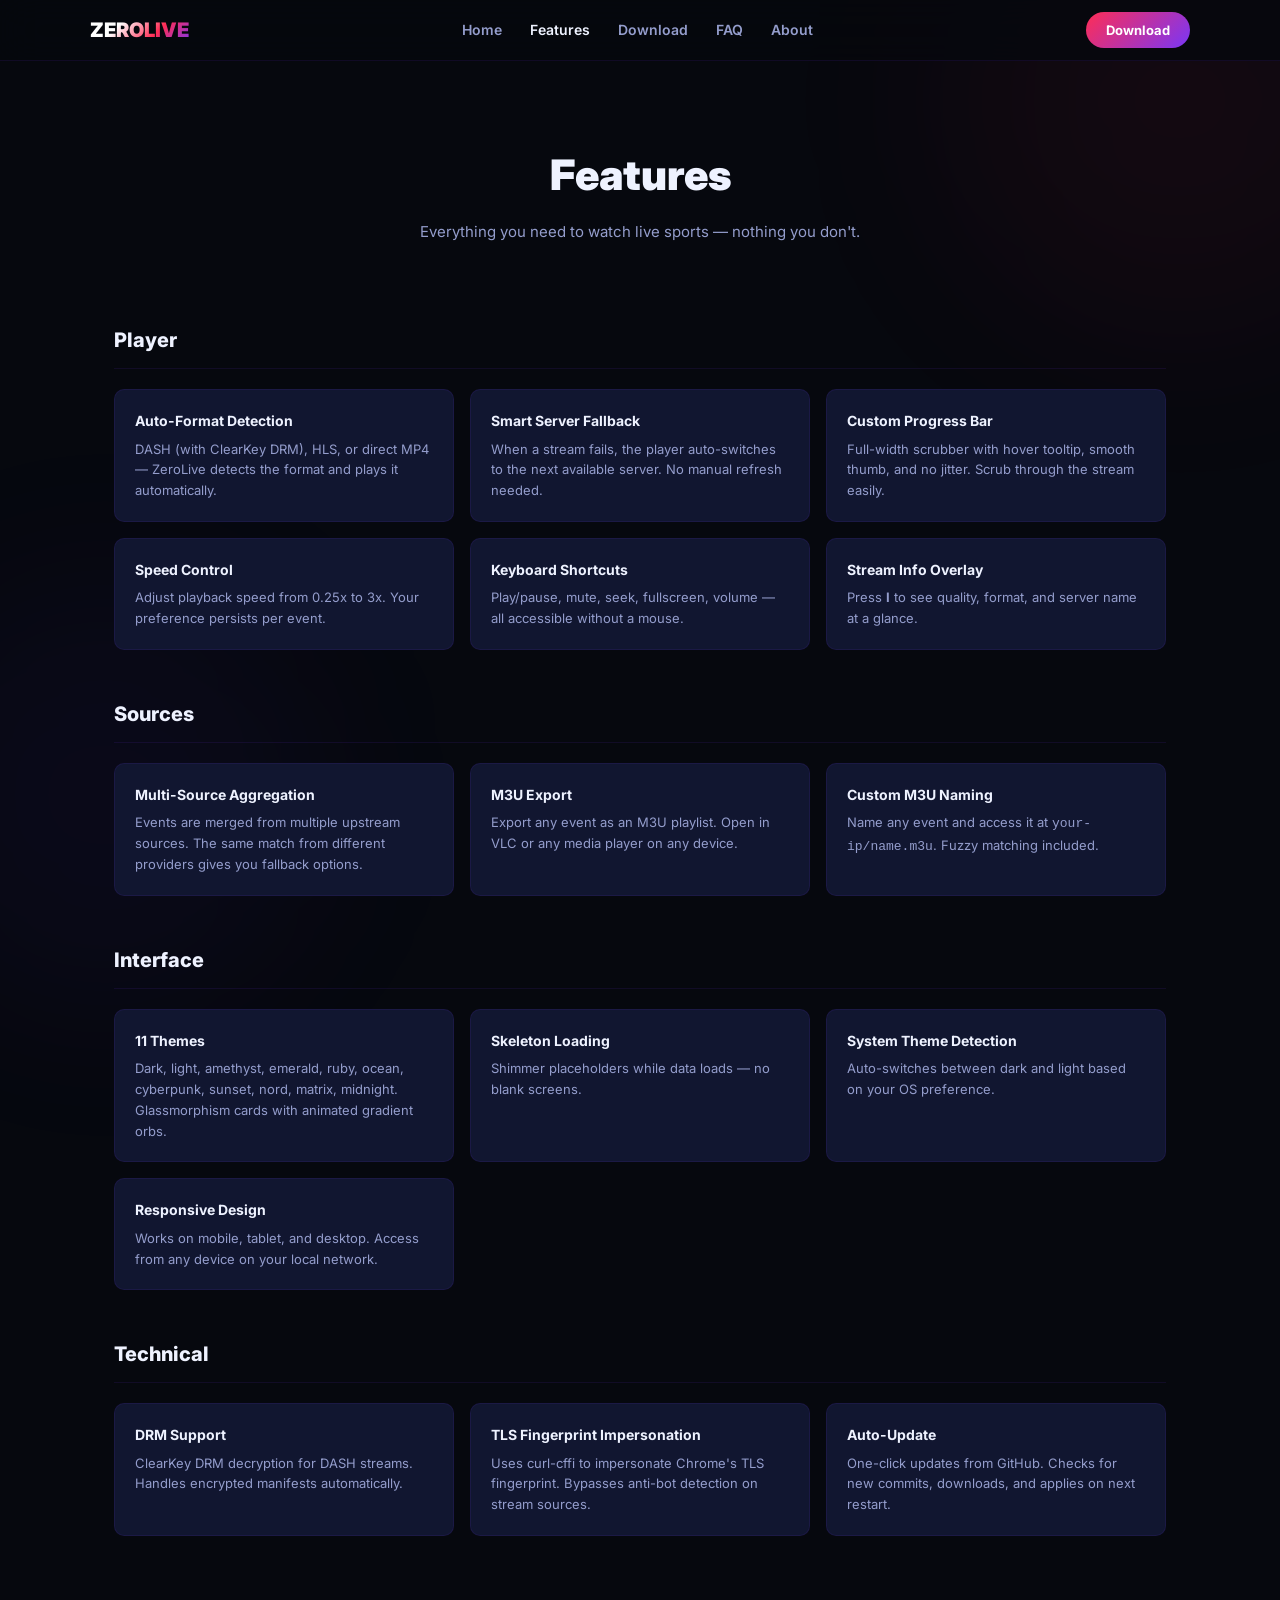
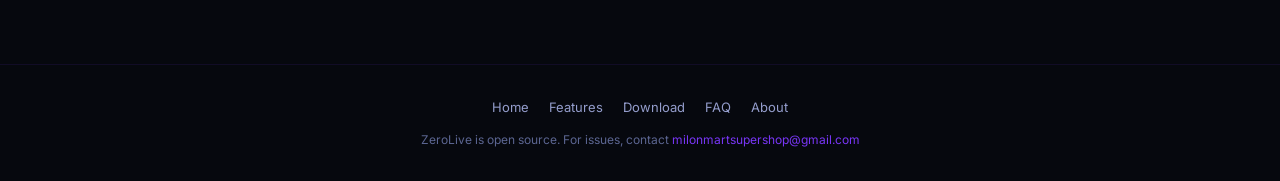
<file: random_web/features.html>
<!doctype html>
<html lang="en">
<head>
<meta charset="utf-8">
<meta name="viewport" content="width=device-width,initial-scale=1">
<title>Features — ZeroLive | Free Live Sports Streaming Player</title>
<meta name="description" content="ZeroLive features: multi-source streaming, DRM playback, 11 themes, auto-failover, custom player, network sharing, and more.">
<meta name="keywords" content="live sports streaming features, sports streaming app features, HLS player, DRM playback, multi-source streaming, live cricket features, free sports player, sports streaming proxy">
<meta name="google-site-verification" content="gO02CFoo48x1ufGdvpo68A4fNgGXpaQ8Ha6Y6BTSipk" />
<meta name="google-site-verification" content="lDYuBV7oOvt0WwNBlSBrMeJfbPseiwlzvZsgH1QqJYw" />
<meta name="google-site-verification" content="Fhmz6Cd0b7ja9GWIGzWsdALWIVepPbFhwSKYIvMOO5k" />
<link rel="canonical" href="https://zerolive.page.gd/features.html" />
<link rel="icon" href="data:image/svg+xml,<svg xmlns='http://www.w3.org/2000/svg' viewBox='0 0 32 32'><rect width='32' height='32' rx='8' fill='url(%23g)'/><defs><linearGradient id='g' x1='0%25' y1='0%25' x2='100%25' y2='100%25'><stop offset='0%25' stop-color='%23ff2d55'/><stop offset='100%25' stop-color='%237936f7'/></linearGradient></defs><text x='16' y='22' text-anchor='middle' fill='white' font-size='17' font-weight='bold'>Z</text></svg>">
<link href="https://fonts.googleapis.com/css2?family=Inter:wght@400;500;600;700;800;900&display=swap" rel="stylesheet">
<link rel="stylesheet" href="style.css">
</head>
<body>
<div class="orb orb-1"></div>
<div class="orb orb-2"></div>

<nav>
  <div class="nav-inner">
    <a href="index.html" class="nav-logo">ZEROLIVE</a>
    <button class="nav-toggle" onclick="document.querySelector('.nav-links').classList.toggle('open')">&#9776;</button>
    <ul class="nav-links">
      <li><a href="index.html">Home</a></li>
      <li><a href="features.html" class="active">Features</a></li>
      <li><a href="download.html">Download</a></li>
      <li><a href="faq.html">FAQ</a></li>
      <li><a href="about.html">About</a></li>
    </ul>
    <a href="download.html" class="nav-cta">Download</a>
  </div>
</nav>

<section class="page-hero">
  <h1 class="fade-up">Features</h1>
  <p class="fade-up">Everything you need to watch live sports — nothing you don't.</p>
</section>

<section class="features-page">
  <div class="container">

    <div class="feat-group fade-up">
      <h2>Player</h2>
      <div class="feat-list">
        <div class="feat-item">
          <h4>Auto-Format Detection</h4>
          <p>DASH (with ClearKey DRM), HLS, or direct MP4 — ZeroLive detects the format and plays it automatically.</p>
        </div>
        <div class="feat-item">
          <h4>Smart Server Fallback</h4>
          <p>When a stream fails, the player auto-switches to the next available server. No manual refresh needed.</p>
        </div>
        <div class="feat-item">
          <h4>Custom Progress Bar</h4>
          <p>Full-width scrubber with hover tooltip, smooth thumb, and no jitter. Scrub through the stream easily.</p>
        </div>
        <div class="feat-item">
          <h4>Speed Control</h4>
          <p>Adjust playback speed from 0.25x to 3x. Your preference persists per event.</p>
        </div>
        <div class="feat-item">
          <h4>Keyboard Shortcuts</h4>
          <p>Play/pause, mute, seek, fullscreen, volume — all accessible without a mouse.</p>
        </div>
        <div class="feat-item">
          <h4>Stream Info Overlay</h4>
          <p>Press <strong>I</strong> to see quality, format, and server name at a glance.</p>
        </div>
      </div>
    </div>

    <div class="feat-group fade-up">
      <h2>Sources</h2>
      <div class="feat-list">
        <div class="feat-item">
          <h4>Multi-Source Aggregation</h4>
          <p>Events are merged from multiple upstream sources. The same match from different providers gives you fallback options.</p>
        </div>
        <div class="feat-item">
          <h4>M3U Export</h4>
          <p>Export any event as an M3U playlist. Open in VLC or any media player on any device.</p>
        </div>
        <div class="feat-item">
          <h4>Custom M3U Naming</h4>
          <p>Name any event and access it at <code>your-ip/name.m3u</code>. Fuzzy matching included.</p>
        </div>
      </div>
    </div>

    <div class="feat-group fade-up">
      <h2>Interface</h2>
      <div class="feat-list">
        <div class="feat-item">
          <h4>11 Themes</h4>
          <p>Dark, light, amethyst, emerald, ruby, ocean, cyberpunk, sunset, nord, matrix, midnight. Glassmorphism cards with animated gradient orbs.</p>
        </div>
        <div class="feat-item">
          <h4>Skeleton Loading</h4>
          <p>Shimmer placeholders while data loads — no blank screens.</p>
        </div>
        <div class="feat-item">
          <h4>System Theme Detection</h4>
          <p>Auto-switches between dark and light based on your OS preference.</p>
        </div>
        <div class="feat-item">
          <h4>Responsive Design</h4>
          <p>Works on mobile, tablet, and desktop. Access from any device on your local network.</p>
        </div>
      </div>
    </div>

    <div class="feat-group fade-up">
      <h2>Technical</h2>
      <div class="feat-list">
        <div class="feat-item">
          <h4>DRM Support</h4>
          <p>ClearKey DRM decryption for DASH streams. Handles encrypted manifests automatically.</p>
        </div>
        <div class="feat-item">
          <h4>TLS Fingerprint Impersonation</h4>
          <p>Uses curl-cffi to impersonate Chrome's TLS fingerprint. Bypasses anti-bot detection on stream sources.</p>
        </div>
        <div class="feat-item">
          <h4>Auto-Update</h4>
          <p>One-click updates from GitHub. Checks for new commits, downloads, and applies on next restart.</p>
        </div>
      </div>
    </div>

  </div>
</section>

<footer>
  <div class="footer-links">
    <a href="index.html">Home</a>
    <a href="features.html">Features</a>
    <a href="download.html">Download</a>
    <a href="faq.html">FAQ</a>
    <a href="about.html">About</a>
  </div>
  <p>ZeroLive is open source. For issues, contact <a href="mailto:milonmartsupershop@gmail.com">milonmartsupershop@gmail.com</a></p>
</footer>
</body>
</html>
</file>
<file: random_web/style.css>
*,*::before,*::after{box-sizing:border-box;margin:0;padding:0}
:root{
  --bg:#06080e;--bg-2:#0c1020;--bg-card:#111630;--bg-card-hover:#161d40;
  --accent-1:#ff2d55;--accent-2:#7936f7;--accent-glow:rgba(255,45,85,.15);
  --text:#eef2ff;--text-2:#949dcc;--text-3:#5c6692;
  --line:rgba(121,54,247,.1);--line-strong:rgba(121,54,247,.2);
  --radius:16px;--radius-sm:10px;--radius-pill:999px;
}
html{scroll-behavior:smooth}
body{background:var(--bg);color:var(--text);font-family:'Inter',system-ui,-apple-system,sans-serif;line-height:1.6;min-height:100vh;overflow-x:hidden}
a{color:var(--accent-2);text-decoration:none;transition:color .2s}
a:hover{color:var(--accent-1)}
img{max-width:100%;display:block}

/* Orb background */
.orb{position:fixed;border-radius:50%;pointer-events:none;z-index:0;filter:blur(100px);opacity:.7}
.orb-1{width:500px;height:500px;background:rgba(255,45,85,.08);top:-150px;right:-150px;animation:orbFloat 15s ease-in-out infinite}
.orb-2{width:450px;height:450px;background:rgba(121,54,247,.07);bottom:-120px;left:-120px;animation:orbFloat 15s ease-in-out infinite -5s}
.orb-3{width:300px;height:300px;background:rgba(11,148,68,.06);top:40%;left:30%;animation:orbFloat 15s ease-in-out infinite -10s}
@keyframes orbFloat{0%,100%{transform:translate(0,0) scale(1)}50%{transform:translate(30px,-30px) scale(1.08)}}

/* Nav */
nav{position:sticky;top:0;z-index:100;background:rgba(6,8,14,.85);backdrop-filter:blur(20px);border-bottom:1px solid var(--line);padding:0 24px}
.nav-inner{max-width:1100px;margin:0 auto;display:flex;align-items:center;justify-content:space-between;height:60px}
.nav-logo{font-size:20px;font-weight:900;background:linear-gradient(135deg,#fff 30%,var(--accent-1),var(--accent-2));-webkit-background-clip:text;-webkit-text-fill-color:transparent;background-clip:text}
.nav-links{display:flex;gap:28px;list-style:none}
.nav-links a{font-size:14px;font-weight:600;color:var(--text-2);transition:color .2s}
.nav-links a:hover,.nav-links a.active{color:var(--text)}
.nav-cta{padding:8px 20px;border-radius:var(--radius-pill);background:linear-gradient(135deg,var(--accent-1),var(--accent-2));color:#fff;font-size:13px;font-weight:700;text-decoration:none;transition:transform .2s,box-shadow .2s}
.nav-cta:hover{transform:translateY(-1px);box-shadow:0 4px 20px rgba(255,45,85,.3);color:#fff}
.nav-toggle{display:none;background:none;border:none;color:var(--text);font-size:24px;cursor:pointer}

/* Sections */
section{position:relative;z-index:1}
.container{max-width:1100px;margin:0 auto;padding:0 24px}
.section-title{font-size:32px;font-weight:900;margin-bottom:8px}
.section-sub{font-size:15px;color:var(--text-2);margin-bottom:40px;max-width:560px}

/* Hero */
.hero{padding:100px 24px 80px;text-align:center}
.hero-badge{display:inline-flex;align-items:center;gap:6px;padding:6px 16px;border-radius:var(--radius-pill);background:var(--accent-glow);border:1px solid rgba(255,45,85,.15);font-size:12px;font-weight:700;color:var(--accent-1);margin-bottom:24px}
.hero-badge .dot{width:6px;height:6px;border-radius:50%;background:var(--accent-1);animation:pulse 2s infinite}
.hero h1{font-size:clamp(36px,6vw,60px);font-weight:900;line-height:1.1;margin-bottom:16px;max-width:700px;margin-left:auto;margin-right:auto}
.hero h1 .grad{background:linear-gradient(135deg,var(--accent-1),var(--accent-2));-webkit-background-clip:text;-webkit-text-fill-color:transparent;background-clip:text}
.hero-sub{font-size:17px;color:var(--text-2);max-width:520px;margin:0 auto 36px;line-height:1.7}
.hero-actions{display:flex;gap:14px;justify-content:center;flex-wrap:wrap}
.btn{display:inline-flex;align-items:center;gap:8px;padding:14px 32px;border-radius:var(--radius-sm);font-size:15px;font-weight:700;text-decoration:none;border:none;cursor:pointer;transition:all .25s}
.btn-primary{background:linear-gradient(135deg,var(--accent-1),var(--accent-2));color:#fff}
.btn-primary:hover{transform:translateY(-2px);box-shadow:0 8px 30px rgba(255,45,85,.3);color:#fff}
.btn-secondary{background:var(--bg-card);border:1px solid var(--line);color:var(--text)}
.btn-secondary:hover{border-color:var(--line-strong);transform:translateY(-2px);color:var(--text)}
.btn svg{width:18px;height:18px}
.hero-stats{display:flex;justify-content:center;gap:48px;margin-top:56px}
.hero-stat{text-align:center}
.hero-stat-num{font-size:28px;font-weight:900;background:linear-gradient(135deg,var(--accent-1),var(--accent-2));-webkit-background-clip:text;-webkit-text-fill-color:transparent;background-clip:text}
.hero-stat-label{font-size:12px;color:var(--text-3);font-weight:600;text-transform:uppercase;letter-spacing:.5px;margin-top:4px}

/* Features grid */
.features{padding:80px 24px}
.features-grid{display:grid;grid-template-columns:repeat(auto-fit,minmax(300px,1fr));gap:20px}
.feature-card{background:var(--bg-card);border:1px solid var(--line);border-radius:var(--radius);padding:28px;transition:all .3s}
.feature-card:hover{border-color:var(--line-strong);transform:translateY(-3px);box-shadow:0 8px 40px rgba(0,0,0,.3)}
.feature-icon{width:44px;height:44px;border-radius:12px;display:flex;align-items:center;justify-content:center;margin-bottom:16px;font-size:22px}
.feature-icon.red{background:rgba(255,45,85,.1);color:var(--accent-1)}
.feature-icon.purple{background:rgba(121,54,247,.1);color:var(--accent-2)}
.feature-icon.green{background:rgba(11,148,68,.1);color:#0b9444}
.feature-card h3{font-size:16px;font-weight:700;margin-bottom:8px}
.feature-card p{font-size:13px;color:var(--text-2);line-height:1.6}

/* Sports bar */
.sports{padding:60px 24px;text-align:center}
.sports-row{display:flex;justify-content:center;flex-wrap:wrap;gap:12px;margin-top:24px}
.sport-chip{padding:8px 18px;border-radius:var(--radius-pill);background:var(--bg-card);border:1px solid var(--line);font-size:13px;font-weight:600;color:var(--text-2);transition:all .2s}
.sport-chip:hover{border-color:var(--accent-2);color:var(--text)}

/* CTA */
.cta{padding:80px 24px;text-align:center}
.cta-box{max-width:600px;margin:0 auto;background:var(--bg-card);border:1px solid var(--line);border-radius:var(--radius);padding:48px 32px}
.cta-box h2{font-size:28px;font-weight:900;margin-bottom:12px}
.cta-box p{font-size:15px;color:var(--text-2);margin-bottom:28px}

/* FAQ */
.faq{padding:80px 24px}
.faq-list{max-width:700px;margin:0 auto}
.faq-item{border-bottom:1px solid var(--line)}
.faq-q{display:flex;align-items:center;justify-content:space-between;padding:20px 0;cursor:pointer;font-size:15px;font-weight:600;color:var(--text);gap:12px;list-style:none;background:none;border:none;width:100%;text-align:left}
.faq-q::-webkit-details-marker{display:none}
.faq-q .icon{font-size:20px;color:var(--text-3);transition:transform .2s;flex-shrink:0}
.faq-item[open] .faq-q .icon{transform:rotate(45deg)}
.faq-a{padding:0 0 20px;font-size:14px;color:var(--text-2);line-height:1.7}

/* Page header */
.page-hero{padding:80px 24px 40px;text-align:center}
.page-hero h1{font-size:clamp(28px,5vw,42px);font-weight:900;margin-bottom:12px}
.page-hero p{font-size:15px;color:var(--text-2);max-width:500px;margin:0 auto}

/* Download page */
.download-section{padding:40px 24px 80px}
.dl-card{max-width:600px;margin:0 auto;background:var(--bg-card);border:1px solid var(--line);border-radius:var(--radius);padding:32px;text-align:center}
.dl-card h2{font-size:22px;font-weight:800;margin-bottom:8px}
.dl-card .size{font-size:13px;color:var(--text-3);margin-bottom:24px}
.install-steps{text-align:left;margin-top:24px;padding-top:24px;border-top:1px solid var(--line)}
.install-steps h3{font-size:12px;font-weight:700;text-transform:uppercase;letter-spacing:.8px;color:var(--text-3);margin-bottom:16px}
.install-steps ol{padding-left:20px;counter-reset:step}
.install-steps li{padding:10px 0;font-size:14px;color:var(--text-2);line-height:1.6;border-bottom:1px solid var(--line)}
.install-steps li:last-child{border-bottom:none}
.install-steps li strong{color:var(--text)}
.alt-install{max-width:600px;margin:32px auto 0;background:var(--bg-card);border:1px solid var(--line);border-radius:var(--radius);padding:28px}
.alt-install h3{font-size:14px;font-weight:700;margin-bottom:12px}
.alt-install code{display:block;background:var(--bg);border:1px solid var(--line);border-radius:var(--radius-sm);padding:16px;font-size:13px;color:var(--accent-2);font-family:'JetBrains Mono',monospace;overflow-x:auto;white-space:pre}

/* Features page */
.features-page{padding:40px 24px 80px}
.feat-group{margin-bottom:48px}
.feat-group h2{font-size:20px;font-weight:800;margin-bottom:20px;padding-bottom:12px;border-bottom:1px solid var(--line)}
.feat-list{display:grid;grid-template-columns:repeat(auto-fit,minmax(280px,1fr));gap:16px}
.feat-item{background:var(--bg-card);border:1px solid var(--line);border-radius:var(--radius-sm);padding:20px}
.feat-item h4{font-size:14px;font-weight:700;margin-bottom:6px}
.feat-item p{font-size:13px;color:var(--text-2);line-height:1.6}

/* About page */
.about-page{padding:40px 24px 80px}
.about-content{max-width:700px;margin:0 auto}
.about-content h2{font-size:20px;font-weight:800;margin:32px 0 12px}
.about-content p{font-size:14px;color:var(--text-2);line-height:1.8;margin-bottom:12px}
.about-content ul{padding-left:20px;margin-bottom:16px}
.about-content li{font-size:14px;color:var(--text-2);line-height:1.8;margin-bottom:4px}
.about-content li strong{color:var(--text)}

/* Footer */
footer{position:relative;z-index:1;border-top:1px solid var(--line);padding:32px 24px;text-align:center}
footer p{font-size:12px;color:var(--text-3)}
footer .footer-links{display:flex;justify-content:center;gap:20px;margin-bottom:12px}
footer .footer-links a{font-size:13px;color:var(--text-2)}

/* Animations */
@keyframes pulse{0%,100%{opacity:1}50%{opacity:.3}}
@keyframes fadeUp{from{opacity:0;transform:translateY(20px)}to{opacity:1;transform:translateY(0)}}
@keyframes spin{to{transform:rotate(360deg)}}
.fade-up{animation:fadeUp .6s ease-out both}

/* Responsive */
@media(max-width:768px){
  .nav-links{display:none;position:absolute;top:60px;left:0;right:0;background:rgba(6,8,14,.98);backdrop-filter:blur(20px);flex-direction:column;padding:20px 24px;gap:16px;border-bottom:1px solid var(--line)}
  .nav-links.open{display:flex}
  .nav-toggle{display:block}
  .hero{padding:60px 24px 50px}
  .hero-stats{gap:24px}
  .hero-stat-num{font-size:22px}
  .features-grid{grid-template-columns:1fr}
  .feat-list{grid-template-columns:1fr}
}
</file>
